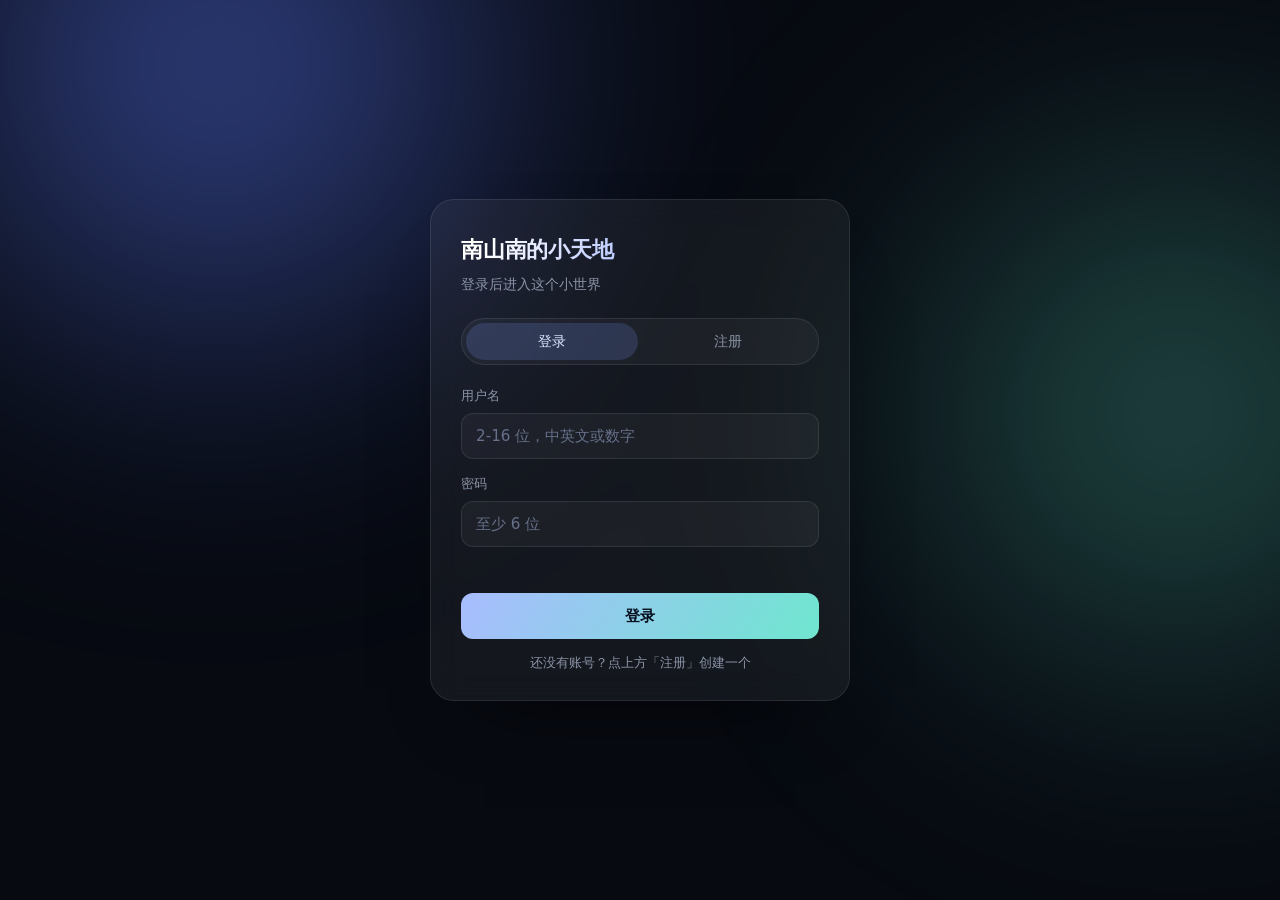
<file: index.html>
<!DOCTYPE html>
<html lang="zh-CN">
<head>
<meta charset="UTF-8">
<meta name="viewport" content="width=device-width, initial-scale=1">
<title>南山南的小天地</title>
<link rel="stylesheet" href="style.css">
<script src="config.js"></script>
<script src="auth.js"></script>
<script>requireAuth();</script>
</head>
<body>
<div class="aurora" aria-hidden="true"></div>

<a class="profile-fab" href="profile.html">个人信息</a>

<header class="hero">
  <p class="eyebrow">Welcome</p>
  <h1>南山南的小天地</h1>
  <p class="subtitle">探索这个小世界的东西</p>

  <div class="search">
    <svg width="18" height="18" viewBox="0 0 24 24" fill="none" stroke-width="2" stroke-linecap="round" aria-hidden="true">
      <circle cx="11" cy="11" r="7"></circle>
      <path d="M20 20l-3.5-3.5"></path>
    </svg>
    <input id="search" type="search" placeholder="搜索站内功能，按 / 快速聚焦" autocomplete="off" aria-label="搜索站内功能">
    <kbd>Esc</kbd>
  </div>
</header>

<main>
  <div class="section-head">
    <h2>功能</h2>
    <span id="count" class="count"></span>
  </div>
  <section id="grid" class="grid"></section>
  <p id="empty" class="empty" hidden>没有找到相关的功能，换个关键词试试。</p>
</main>

<footer>© <span id="year"></span> 南山南的小天地</footer>

<div id="toast" class="toast" role="status" aria-live="polite"></div>

<script src="app.js"></script>
</body>
</html>
</file>
<file: style.css>
:root {
  --bg: #070a11;
  --panel: rgba(255, 255, 255, 0.045);
  --panel-hover: rgba(255, 255, 255, 0.075);
  --border: rgba(255, 255, 255, 0.09);
  --text: #e8ecf4;
  --muted: #8b94a7;
  --accent: #7c9cff;
  --accent-2: #6fe6cf;
  --radius: 18px;
}

*,
*::before,
*::after {
  box-sizing: border-box;
}

body {
  margin: 0;
  min-height: 100vh;
  display: flex;
  flex-direction: column;
  font-family: "PingFang SC", "Hiragino Sans GB", "Microsoft YaHei", system-ui, -apple-system, "Segoe UI", sans-serif;
  background: var(--bg);
  color: var(--text);
  -webkit-font-smoothing: antialiased;
}

.aurora {
  position: fixed;
  inset: 0;
  z-index: -1;
  overflow: hidden;
  pointer-events: none;
}

.aurora::before,
.aurora::after {
  content: "";
  position: absolute;
  border-radius: 50%;
  filter: blur(130px);
}

.aurora::before {
  width: 62vw;
  height: 62vw;
  top: -26vw;
  left: -14vw;
  background: radial-gradient(circle, rgba(94, 124, 255, 0.62), transparent 70%);
}

.aurora::after {
  width: 56vw;
  height: 56vw;
  right: -20vw;
  top: 6vh;
  background: radial-gradient(circle, rgba(94, 224, 192, 0.4), transparent 70%);
}

.hero {
  padding: clamp(72px, 15vh, 150px) 24px 56px;
  text-align: center;
}

.eyebrow {
  margin: 0 0 20px;
  font-size: 11px;
  letter-spacing: 0.34em;
  text-transform: uppercase;
  color: var(--muted);
}

.hero h1 {
  margin: 0;
  font-size: clamp(2.4rem, 7vw, 4.2rem);
  line-height: 1.12;
  font-weight: 700;
  letter-spacing: -0.02em;
  background: linear-gradient(115deg, #ffffff 8%, #b6c6ff 48%, #6fe6cf 94%);
  -webkit-background-clip: text;
  background-clip: text;
  color: transparent;
}

.subtitle {
  margin: 18px 0 0;
  font-size: clamp(1rem, 2.4vw, 1.15rem);
  letter-spacing: 0.05em;
  color: var(--muted);
}

.search {
  display: flex;
  align-items: center;
  gap: 12px;
  width: min(620px, 100%);
  height: 58px;
  margin: 38px auto 0;
  padding: 0 18px 0 22px;
  border: 1px solid var(--border);
  border-radius: 999px;
  background: rgba(255, 255, 255, 0.055);
  backdrop-filter: blur(12px);
  transition: border-color 0.2s, box-shadow 0.2s, background 0.2s;
}

.search:focus-within {
  border-color: rgba(124, 156, 255, 0.65);
  background: rgba(255, 255, 255, 0.075);
  box-shadow: 0 0 0 4px rgba(124, 156, 255, 0.14), 0 18px 45px -26px rgba(124, 156, 255, 0.95);
}

.search svg {
  flex: none;
  stroke: var(--muted);
}

.search input {
  flex: 1;
  min-width: 0;
  height: 100%;
  border: 0;
  outline: 0;
  background: transparent;
  color: var(--text);
  font: inherit;
  font-size: 1rem;
}

.search input::placeholder {
  color: #667089;
}

.search input::-webkit-search-cancel-button {
  display: none;
}

.search kbd {
  flex: none;
  padding: 2px 7px;
  font: inherit;
  font-size: 11px;
  color: var(--muted);
  border: 1px solid var(--border);
  border-radius: 6px;
}

main {
  flex: 1;
  width: min(1080px, 100% - 48px);
  margin: 0 auto;
  padding-bottom: 64px;
}

.section-head {
  display: flex;
  align-items: baseline;
  justify-content: space-between;
  gap: 16px;
  margin-bottom: 18px;
}

.section-head h2 {
  margin: 0;
  font-size: 0.95rem;
  font-weight: 600;
  letter-spacing: 0.14em;
  color: #cfd7e8;
}

.count {
  font-size: 0.85rem;
  color: var(--muted);
  font-variant-numeric: tabular-nums;
}

.grid {
  display: grid;
  grid-template-columns: repeat(auto-fill, minmax(236px, 1fr));
  gap: 16px;
}

.card {
  position: relative;
  display: flex;
  flex-direction: column;
  gap: 10px;
  padding: 22px;
  border: 1px solid var(--border);
  border-radius: var(--radius);
  background: var(--panel);
  color: inherit;
  text-decoration: none;
  overflow: hidden;
  transition: transform 0.22s ease, background 0.22s, border-color 0.22s, box-shadow 0.22s;
}

.card::after {
  content: "";
  position: absolute;
  inset: 0 0 auto;
  height: 1px;
  background: linear-gradient(90deg, transparent, rgba(255, 255, 255, 0.28), transparent);
  opacity: 0;
  transition: opacity 0.22s;
}

.card:hover {
  transform: translateY(-4px);
  background: var(--panel-hover);
  border-color: rgba(124, 156, 255, 0.4);
  box-shadow: 0 24px 44px -30px rgba(90, 120, 255, 0.9);
}

.card:hover::after {
  opacity: 1;
}

.card:focus-visible {
  outline: 2px solid var(--accent);
  outline-offset: 3px;
}

.card-icon {
  display: grid;
  place-items: center;
  width: 40px;
  height: 40px;
  border-radius: 12px;
  font-size: 1.05rem;
  font-weight: 600;
  color: #0a1020;
  background: linear-gradient(135deg, #a9bcff, #6fe6cf);
  box-shadow: 0 8px 22px -14px rgba(124, 156, 255, 0.95);
}

.card-title {
  margin: 2px 0 0;
  font-size: 1.05rem;
  font-weight: 600;
}

.card-desc {
  flex: 1;
  margin: 0;
  font-size: 0.9rem;
  line-height: 1.7;
  color: var(--muted);
}

.card-tags {
  display: flex;
  flex-wrap: wrap;
  gap: 6px;
  margin-top: 4px;
}

.tag {
  padding: 3px 9px;
  font-size: 11px;
  color: #9aa6bd;
  background: rgba(255, 255, 255, 0.05);
  border: 1px solid rgba(255, 255, 255, 0.07);
  border-radius: 999px;
}

.tag-status {
  color: var(--accent-2);
  background: rgba(111, 230, 207, 0.07);
  border-color: rgba(111, 230, 207, 0.28);
}

mark {
  padding: 0 3px;
  border-radius: 4px;
  background: rgba(124, 156, 255, 0.42);
  color: #fff;
}

.empty {
  margin: 0;
  padding: 56px 0;
  text-align: center;
  font-size: 0.95rem;
  color: var(--muted);
}

footer {
  padding: 32px 0 44px;
  text-align: center;
  font-size: 0.8rem;
  letter-spacing: 0.06em;
  color: #5d6678;
}

.toast {
  position: fixed;
  left: 50%;
  bottom: 36px;
  z-index: 10;
  padding: 11px 20px;
  border: 1px solid var(--border);
  border-radius: 999px;
  background: rgba(18, 24, 38, 0.94);
  backdrop-filter: blur(10px);
  color: var(--text);
  font-size: 0.88rem;
  opacity: 0;
  pointer-events: none;
  transform: translate(-50%, 16px);
  transition: opacity 0.25s, transform 0.25s;
}

.toast.show {
  opacity: 1;
  transform: translate(-50%, 0);
}

.profile-fab {
  position: fixed;
  top: 18px;
  right: 18px;
  z-index: 20;
  display: inline-flex;
  align-items: center;
  height: 38px;
  padding: 0 16px;
  font-size: 0.85rem;
  color: var(--text);
  text-decoration: none;
  border: 1px solid var(--border);
  border-radius: 999px;
  background: rgba(255, 255, 255, 0.06);
  backdrop-filter: blur(12px);
  transition: background 0.2s, border-color 0.2s, color 0.2s;
}

.profile-fab:hover {
  color: #fff;
  background: rgba(255, 255, 255, 0.11);
  border-color: rgba(124, 156, 255, 0.5);
}

body.auth-body {
  display: grid;
  place-items: center;
  padding: 24px 0;
}

.auth-wrap {
  width: min(420px, 100% - 40px);
  margin: 0 auto;
  padding: 0;
}

.auth-card {
  padding: 34px 30px 28px;
  border: 1px solid var(--border);
  border-radius: 24px;
  background: rgba(255, 255, 255, 0.055);
  backdrop-filter: blur(16px);
  box-shadow: 0 40px 80px -54px rgba(0, 0, 0, 0.95);
}

.auth-brand {
  margin: 0;
  font-size: 1.4rem;
  font-weight: 700;
  letter-spacing: -0.01em;
  background: linear-gradient(115deg, #ffffff 8%, #b6c6ff 48%, #6fe6cf 94%);
  -webkit-background-clip: text;
  background-clip: text;
  color: transparent;
}

.auth-sub {
  margin: 10px 0 0;
  font-size: 0.88rem;
  color: var(--muted);
}

.auth-tabs {
  display: flex;
  gap: 4px;
  margin: 24px 0 22px;
  padding: 4px;
  border: 1px solid var(--border);
  border-radius: 999px;
  background: rgba(255, 255, 255, 0.04);
}

.auth-tab {
  flex: 1;
  padding: 9px 0;
  font: inherit;
  font-size: 0.88rem;
  color: var(--muted);
  background: transparent;
  border: 0;
  border-radius: 999px;
  cursor: pointer;
  transition: background 0.2s, color 0.2s;
}

.auth-tab.is-active {
  color: #dfe6ff;
  background: rgba(124, 156, 255, 0.18);
}

.field {
  display: block;
  margin-bottom: 16px;
}

.field span {
  display: block;
  margin-bottom: 8px;
  font-size: 0.82rem;
  color: var(--muted);
}

.field input {
  width: 100%;
  height: 46px;
  padding: 0 14px;
  font: inherit;
  font-size: 0.95rem;
  color: var(--text);
  background: rgba(255, 255, 255, 0.04);
  border: 1px solid var(--border);
  border-radius: 12px;
  outline: none;
  transition: border-color 0.2s, box-shadow 0.2s;
}

.field input::placeholder {
  color: #667089;
}

.field input:focus {
  border-color: rgba(124, 156, 255, 0.65);
  box-shadow: 0 0 0 3px rgba(124, 156, 255, 0.14);
}

.auth-error {
  min-height: 18px;
  margin: 0 0 12px;
  font-size: 0.8rem;
  color: #ff9393;
}

.auth-hint {
  margin: 16px 0 0;
  font-size: 0.8rem;
  text-align: center;
  color: var(--muted);
}

.btn-primary {
  width: 100%;
  height: 46px;
  font: inherit;
  font-size: 0.95rem;
  font-weight: 600;
  color: #08101f;
  background: linear-gradient(120deg, #a9bcff, #6fe6cf);
  border: 0;
  border-radius: 12px;
  cursor: pointer;
  transition: filter 0.2s, transform 0.15s;
}

.btn-primary:hover {
  filter: brightness(1.07);
}

.btn-primary:active {
  transform: scale(0.99);
}

.btn-ghost {
  width: 100%;
  height: 44px;
  font: inherit;
  font-size: 0.9rem;
  color: var(--muted);
  background: rgba(255, 255, 255, 0.04);
  border: 1px solid var(--border);
  border-radius: 12px;
  cursor: pointer;
  transition: color 0.2s, border-color 0.2s, background 0.2s;
}

.btn-ghost:hover {
  color: #ff9b9b;
  background: rgba(255, 120, 120, 0.08);
  border-color: rgba(255, 120, 120, 0.4);
}

.profile-wrap {
  width: min(520px, 100% - 40px);
  margin: 0 auto;
  padding: 28px 0 72px;
}

.back-link {
  font-size: 0.85rem;
  color: var(--muted);
  text-decoration: none;
  transition: color 0.2s;
}

.back-link:hover {
  color: var(--text);
}

.profile-card {
  margin-top: 26px;
  padding: 40px 32px 32px;
  text-align: center;
  border: 1px solid var(--border);
  border-radius: 24px;
  background: rgba(255, 255, 255, 0.055);
  backdrop-filter: blur(16px);
  box-shadow: 0 40px 80px -54px rgba(0, 0, 0, 0.95);
}

.avatar {
  display: grid;
  place-items: center;
  width: 88px;
  height: 88px;
  margin: 0 auto 20px;
  font-size: 2rem;
  font-weight: 600;
  color: #08101f;
  border-radius: 50%;
  background: linear-gradient(135deg, #a9bcff, #6fe6cf);
  box-shadow: 0 18px 40px -24px rgba(124, 156, 255, 0.95);
}

.profile-name {
  margin: 0;
  font-size: 1.5rem;
  font-weight: 600;
}

.profile-info {
  display: grid;
  gap: 12px;
  margin: 26px 0 30px;
}

.profile-info > div {
  display: flex;
  align-items: center;
  justify-content: space-between;
  padding: 14px 18px;
  text-align: left;
  background: rgba(255, 255, 255, 0.04);
  border: 1px solid rgba(255, 255, 255, 0.06);
  border-radius: 12px;
}

.profile-info dt {
  font-size: 0.85rem;
  color: var(--muted);
}

.profile-info dd {
  margin: 0;
  font-size: 0.92rem;
  font-family: ui-monospace, SFMono-Regular, Menlo, Consolas, monospace;
  letter-spacing: 0.04em;
}

@media (max-width: 640px) {
  .hero {
    padding: 72px 20px 40px;
  }

  .search {
    height: 52px;
    padding: 0 14px 0 18px;
  }

  .search kbd {
    display: none;
  }

  .grid {
    grid-template-columns: 1fr 1fr;
  }
}

@media (max-width: 460px) {
  .grid {
    grid-template-columns: 1fr;
  }
}

@media (prefers-reduced-motion: reduce) {
  *,
  *::before,
  *::after {
    transition: none !important;
    animation: none !important;
  }
}
</file>
